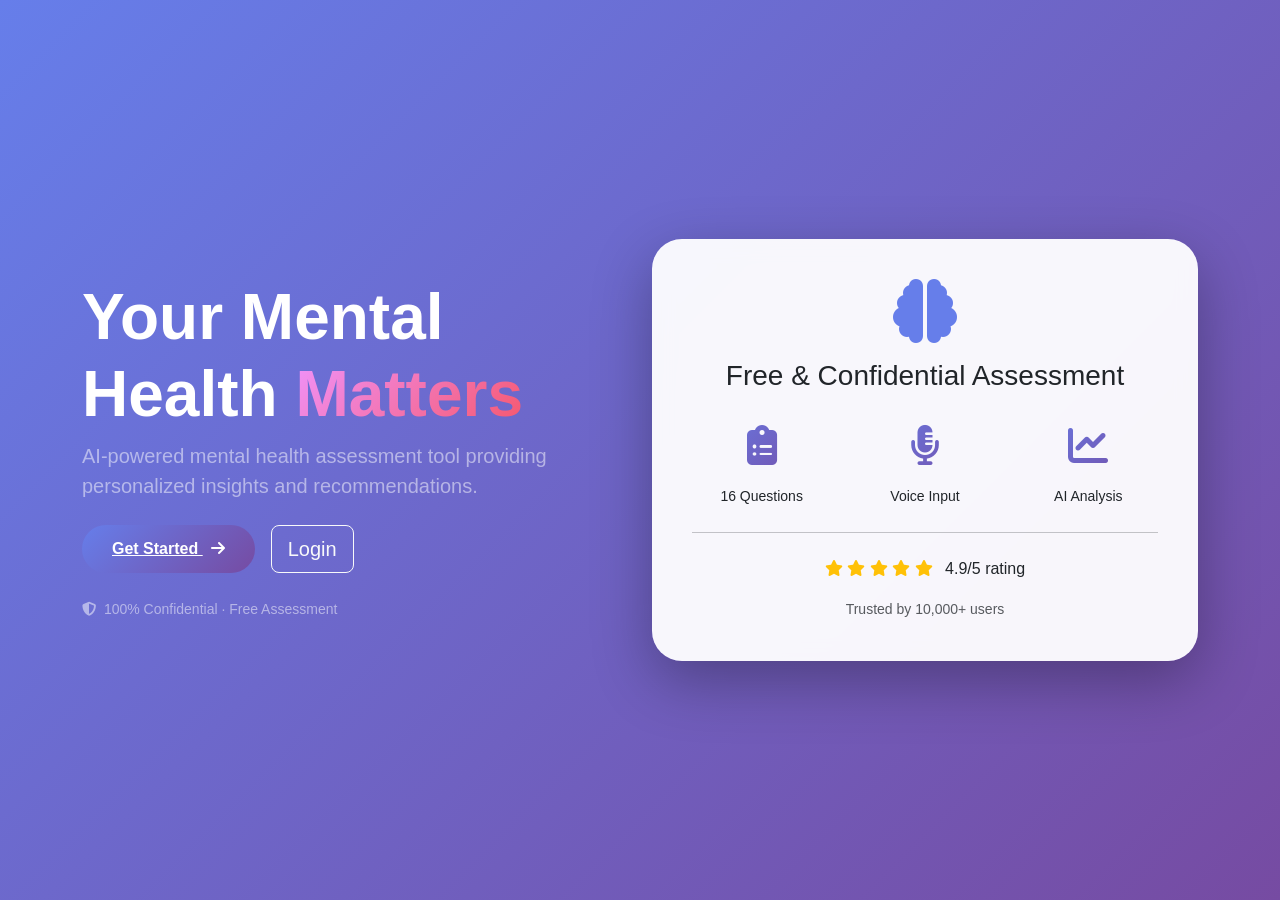
<file: web_app/templates/landing.html>
﻿<!DOCTYPE html>
<html lang="en">
<head>
    <meta charset="UTF-8">
    <meta name="viewport" content="width=device-width, initial-scale=1.0">
    <title>MindWell AI - Mental Health Assessment</title>
    <link href="https://cdn.jsdelivr.net/npm/bootstrap@5.3.0/dist/css/bootstrap.min.css" rel="stylesheet">
    <link href="https://cdnjs.cloudflare.com/ajax/libs/font-awesome/6.4.0/css/all.min.css" rel="stylesheet">
    <style>
        body {
            background: linear-gradient(135deg, #667eea 0%, #764ba2 100%);
            min-height: 100vh;
            font-family: 'Segoe UI', Tahoma, Geneva, Verdana, sans-serif;
        }
        .hero-section {
            min-height: 100vh;
            display: flex;
            align-items: center;
        }
        .glass-card {
            background: rgba(255,255,255,0.95);
            backdrop-filter: blur(10px);
            border-radius: 30px;
            padding: 40px;
            box-shadow: 0 20px 60px rgba(0,0,0,0.3);
        }
        .btn-gradient {
            background: linear-gradient(135deg, #667eea, #764ba2);
            color: white;
            border: none;
            padding: 12px 30px;
            border-radius: 50px;
            font-weight: 600;
            transition: all 0.3s;
        }
        .btn-gradient:hover {
            transform: translateY(-2px);
            box-shadow: 0 10px 20px rgba(0,0,0,0.2);
            color: white;
        }
        .feature-icon {
            font-size: 40px;
            background: linear-gradient(135deg, #667eea, #764ba2);
            -webkit-background-clip: text;
            -webkit-text-fill-color: transparent;
        }
        @keyframes float {
            0%, 100% { transform: translateY(0px); }
            50% { transform: translateY(-20px); }
        }
        .floating {
            animation: float 3s ease-in-out infinite;
        }
    </style>
</head>
<body>
    <div class="hero-section">
        <div class="container">
            <div class="row align-items-center">
                <div class="col-lg-6 mb-5 mb-lg-0">
                    <h1 class="display-3 fw-bold text-white">Your Mental Health <span style="background: linear-gradient(135deg, #f093fb, #f5576c); -webkit-background-clip: text; -webkit-text-fill-color: transparent;">Matters</span></h1>
                    <p class="lead text-white-50 mb-4">AI-powered mental health assessment tool providing personalized insights and recommendations.</p>
                    <div class="d-flex gap-3">
                        <a href="/register" class="btn-gradient btn-lg">Get Started <i class="fas fa-arrow-right ms-2"></i></a>
                        <a href="/login" class="btn btn-outline-light btn-lg">Login</a>
                    </div>
                    <div class="mt-4">
                        <small class="text-white-50">
                            <i class="fas fa-shield-alt me-1"></i> 100% Confidential · Free Assessment
                        </small>
                    </div>
                </div>
                <div class="col-lg-6">
                    <div class="glass-card text-center">
                        <div class="floating">
                            <i class="fas fa-brain fa-4x" style="color: #667eea;"></i>
                        </div>
                        <h3 class="mt-3">Free & Confidential Assessment</h3>
                        <div class="row mt-4">
                            <div class="col-4">
                                <div class="feature-icon mb-2">
                                    <i class="fas fa-clipboard-list"></i>
                                </div>
                                <small>16 Questions</small>
                            </div>
                            <div class="col-4">
                                <div class="feature-icon mb-2">
                                    <i class="fas fa-microphone-alt"></i>
                                </div>
                                <small>Voice Input</small>
                            </div>
                            <div class="col-4">
                                <div class="feature-icon mb-2">
                                    <i class="fas fa-chart-line"></i>
                                </div>
                                <small>AI Analysis</small>
                            </div>
                        </div>
                        <hr class="my-4">
                        <div class="text-warning">
                            <i class="fas fa-star"></i>
                            <i class="fas fa-star"></i>
                            <i class="fas fa-star"></i>
                            <i class="fas fa-star"></i>
                            <i class="fas fa-star"></i>
                            <span class="text-dark ms-2">4.9/5 rating</span>
                        </div>
                        <div class="mt-3">
                            <small class="text-muted">Trusted by 10,000+ users</small>
                        </div>
                    </div>
                </div>
            </div>
        </div>
    </div>
</body>
</html>
</file>
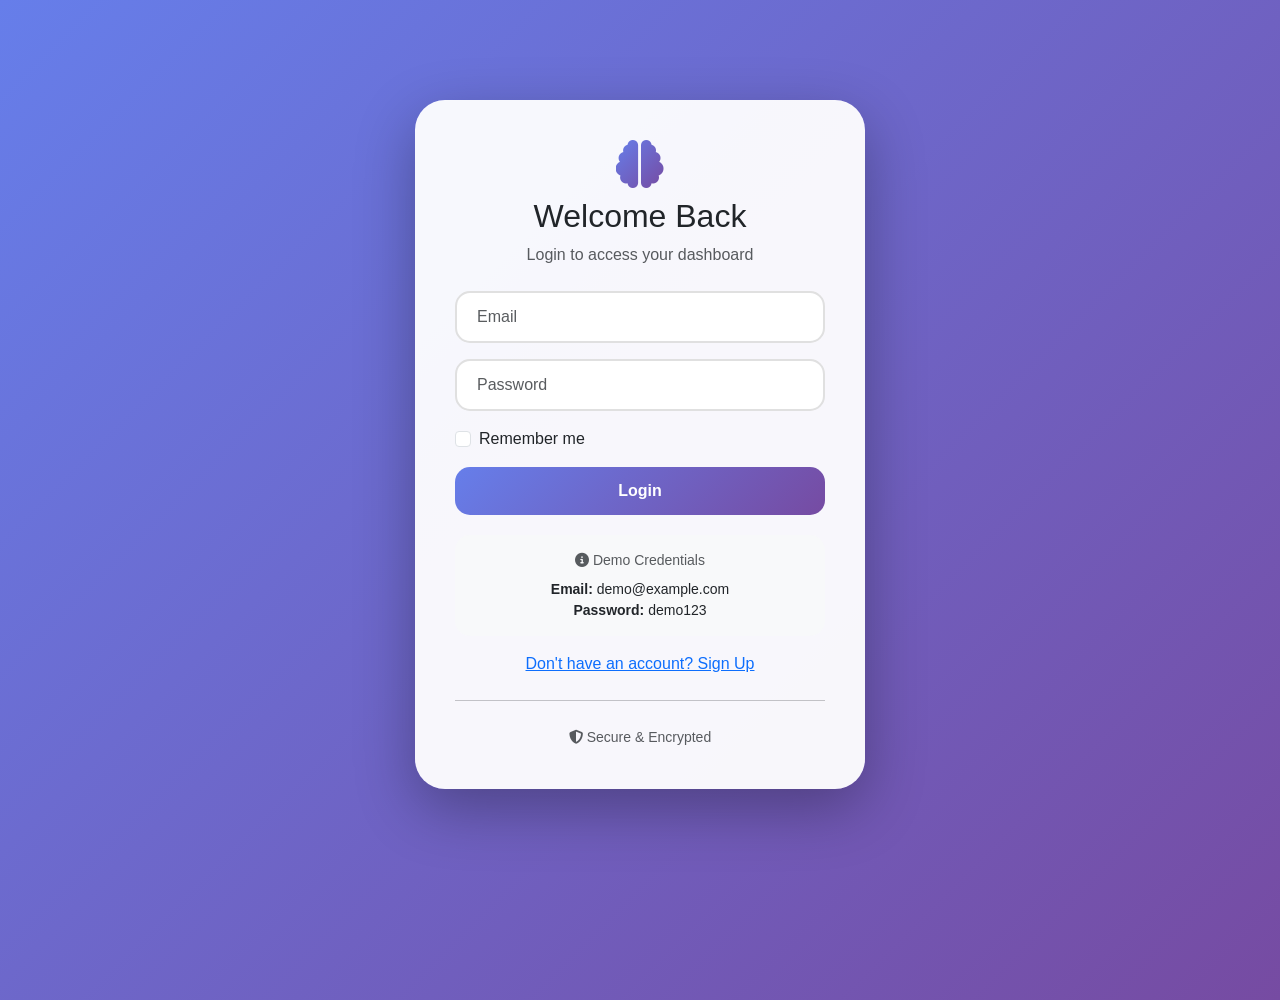
<file: web_app/templates/login.html>
﻿<!DOCTYPE html>
<html lang="en">
<head>
    <meta charset="UTF-8">
    <meta name="viewport" content="width=device-width, initial-scale=1.0">
    <title>Login - MindWell AI</title>
    <link href="https://cdn.jsdelivr.net/npm/bootstrap@5.3.0/dist/css/bootstrap.min.css" rel="stylesheet">
    <link href="https://cdnjs.cloudflare.com/ajax/libs/font-awesome/6.4.0/css/all.min.css" rel="stylesheet">
    <style>
        body {
            background: linear-gradient(135deg, #667eea 0%, #764ba2 100%);
            min-height: 100vh;
            font-family: 'Segoe UI', Tahoma, Geneva, Verdana, sans-serif;
        }
        .login-card {
            background: rgba(255,255,255,0.95);
            border-radius: 30px;
            padding: 40px;
            max-width: 450px;
            margin: 100px auto;
            box-shadow: 0 20px 60px rgba(0,0,0,0.3);
        }
        .form-control {
            border-radius: 15px;
            padding: 12px 20px;
            border: 2px solid #e0e0e0;
        }
        .form-control:focus {
            border-color: #667eea;
            box-shadow: none;
        }
        .btn-login {
            background: linear-gradient(135deg, #667eea, #764ba2);
            color: white;
            border: none;
            padding: 12px;
            border-radius: 15px;
            width: 100%;
            font-weight: 600;
            transition: all 0.3s;
        }
        .btn-login:hover {
            transform: translateY(-2px);
            box-shadow: 0 10px 20px rgba(102,126,234,0.4);
        }
        .demo-credentials {
            background: #f8f9fa;
            border-radius: 15px;
            padding: 15px;
            margin-top: 20px;
        }
    </style>
</head>
<body>
    <div class="container">
        <div class="login-card">
            <div class="text-center mb-4">
                <i class="fas fa-brain fa-3x" style="background: linear-gradient(135deg, #667eea, #764ba2); -webkit-background-clip: text; -webkit-text-fill-color: transparent;"></i>
                <h2 class="mt-2">Welcome Back</h2>
                <p class="text-muted">Login to access your dashboard</p>
            </div>
            <form id="loginForm">
                <div class="mb-3">
                    <input type="email" class="form-control" id="email" placeholder="Email" required>
                </div>
                <div class="mb-3">
                    <input type="password" class="form-control" id="password" placeholder="Password" required>
                </div>
                <div class="mb-3 form-check">
                    <input type="checkbox" class="form-check-input" id="remember">
                    <label class="form-check-label">Remember me</label>
                </div>
                <button type="submit" class="btn-login">Login</button>
            </form>
            <div class="demo-credentials">
                <small class="text-muted d-block text-center mb-2">
                    <i class="fas fa-info-circle"></i> Demo Credentials
                </small>
                <div class="text-center small">
                    <strong>Email:</strong> demo@example.com<br>
                    <strong>Password:</strong> demo123
                </div>
            </div>
            <div class="text-center mt-3">
                <a href="/register">Don't have an account? Sign Up</a>
            </div>
            <hr class="my-4">
            <div class="text-center">
                <small class="text-muted">
                    <i class="fas fa-shield-alt"></i> Secure & Encrypted
                </small>
            </div>
        </div>
    </div>
    <script>
        document.getElementById('loginForm').addEventListener('submit', async (e) => {
            e.preventDefault();
            
            const response = await fetch('/login', {
                method: 'POST',
                headers: {'Content-Type': 'application/json'},
                body: JSON.stringify({
                    email: document.getElementById('email').value,
                    password: document.getElementById('password').value,
                    remember: document.getElementById('remember').checked
                })
            });
            
            const data = await response.json();
            if (data.success) {
                window.location.href = data.redirect;
            } else {
                alert(data.error || 'Invalid credentials');
            }
        });
    </script>
</body>
</html>
</file>
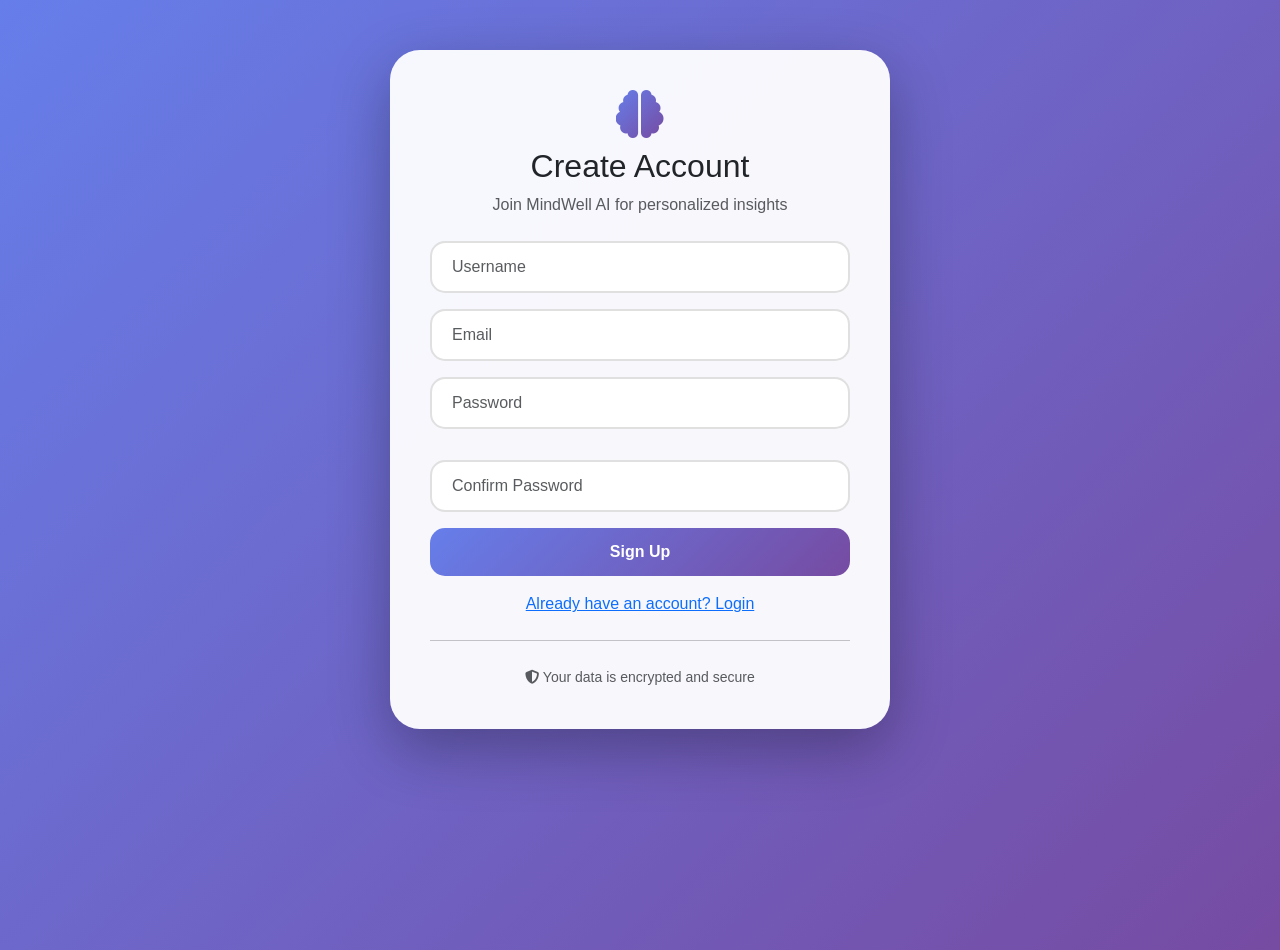
<file: web_app/templates/register.html>
﻿<!DOCTYPE html>
<html lang="en">
<head>
    <meta charset="UTF-8">
    <meta name="viewport" content="width=device-width, initial-scale=1.0">
    <title>Sign Up - MindWell AI</title>
    <link href="https://cdn.jsdelivr.net/npm/bootstrap@5.3.0/dist/css/bootstrap.min.css" rel="stylesheet">
    <link href="https://cdnjs.cloudflare.com/ajax/libs/font-awesome/6.4.0/css/all.min.css" rel="stylesheet">
    <style>
        body {
            background: linear-gradient(135deg, #667eea 0%, #764ba2 100%);
            min-height: 100vh;
            font-family: 'Segoe UI', Tahoma, Geneva, Verdana, sans-serif;
        }
        .register-card {
            background: rgba(255,255,255,0.95);
            border-radius: 30px;
            padding: 40px;
            max-width: 500px;
            margin: 50px auto;
            box-shadow: 0 20px 60px rgba(0,0,0,0.3);
        }
        .form-control {
            border-radius: 15px;
            padding: 12px 20px;
            border: 2px solid #e0e0e0;
        }
        .form-control:focus {
            border-color: #667eea;
            box-shadow: none;
        }
        .btn-register {
            background: linear-gradient(135deg, #667eea, #764ba2);
            color: white;
            border: none;
            padding: 12px;
            border-radius: 15px;
            width: 100%;
            font-weight: 600;
            transition: all 0.3s;
        }
        .btn-register:hover {
            transform: translateY(-2px);
            box-shadow: 0 10px 20px rgba(102,126,234,0.4);
        }
        .password-strength {
            height: 5px;
            border-radius: 5px;
            margin-top: 10px;
            transition: all 0.3s;
        }
    </style>
</head>
<body>
    <div class="container">
        <div class="register-card">
            <div class="text-center mb-4">
                <i class="fas fa-brain fa-3x" style="background: linear-gradient(135deg, #667eea, #764ba2); -webkit-background-clip: text; -webkit-text-fill-color: transparent;"></i>
                <h2 class="mt-2">Create Account</h2>
                <p class="text-muted">Join MindWell AI for personalized insights</p>
            </div>
            <form id="registerForm">
                <div class="mb-3">
                    <input type="text" class="form-control" id="username" placeholder="Username" required>
                </div>
                <div class="mb-3">
                    <input type="email" class="form-control" id="email" placeholder="Email" required>
                </div>
                <div class="mb-3">
                    <input type="password" class="form-control" id="password" placeholder="Password" required>
                    <div class="password-strength" id="passwordStrength"></div>
                </div>
                <div class="mb-3">
                    <input type="password" class="form-control" id="confirmPassword" placeholder="Confirm Password" required>
                    <div id="passwordMatch" class="small mt-1"></div>
                </div>
                <button type="submit" class="btn-register">Sign Up</button>
            </form>
            <div class="text-center mt-3">
                <a href="/login">Already have an account? Login</a>
            </div>
            <hr class="my-4">
            <div class="text-center">
                <small class="text-muted">
                    <i class="fas fa-shield-alt"></i> Your data is encrypted and secure
                </small>
            </div>
        </div>
    </div>
    <script>
        // Password strength checker
        document.getElementById('password').addEventListener('input', function() {
            const password = this.value;
            const strengthBar = document.getElementById('passwordStrength');
            let strength = 0;
            
            if (password.length >= 8) strength++;
            if (password.match(/[a-z]+/)) strength++;
            if (password.match(/[A-Z]+/)) strength++;
            if (password.match(/[0-9]+/)) strength++;
            
            strengthBar.className = 'password-strength';
            if (strength <= 2) {
                strengthBar.style.background = '#ef4444';
                strengthBar.style.width = '33%';
            } else if (strength <= 3) {
                strengthBar.style.background = '#f59e0b';
                strengthBar.style.width = '66%';
            } else {
                strengthBar.style.background = '#10b981';
                strengthBar.style.width = '100%';
            }
            
            checkPasswordMatch();
        });
        
        function checkPasswordMatch() {
            const password = document.getElementById('password').value;
            const confirm = document.getElementById('confirmPassword').value;
            const matchDiv = document.getElementById('passwordMatch');
            
            if (confirm.length > 0) {
                if (password === confirm) {
                    matchDiv.innerHTML = '<i class="fas fa-check-circle text-success"></i> Passwords match';
                    matchDiv.style.color = '#10b981';
                } else {
                    matchDiv.innerHTML = '<i class="fas fa-times-circle text-danger"></i> Passwords do not match';
                    matchDiv.style.color = '#ef4444';
                }
            } else {
                matchDiv.innerHTML = '';
            }
        }
        
        document.getElementById('confirmPassword').addEventListener('input', checkPasswordMatch);
        
        document.getElementById('registerForm').addEventListener('submit', async (e) => {
            e.preventDefault();
            
            const password = document.getElementById('password').value;
            const confirm = document.getElementById('confirmPassword').value;
            
            if (password !== confirm) {
                alert('Passwords do not match');
                return;
            }
            
            const response = await fetch('/register', {
                method: 'POST',
                headers: {'Content-Type': 'application/json'},
                body: JSON.stringify({
                    username: document.getElementById('username').value,
                    email: document.getElementById('email').value,
                    password: password
                })
            });
            
            const data = await response.json();
            if (data.success) {
                window.location.href = data.redirect;
            } else {
                alert(data.error);
            }
        });
    </script>
</body>
</html>
</file>
